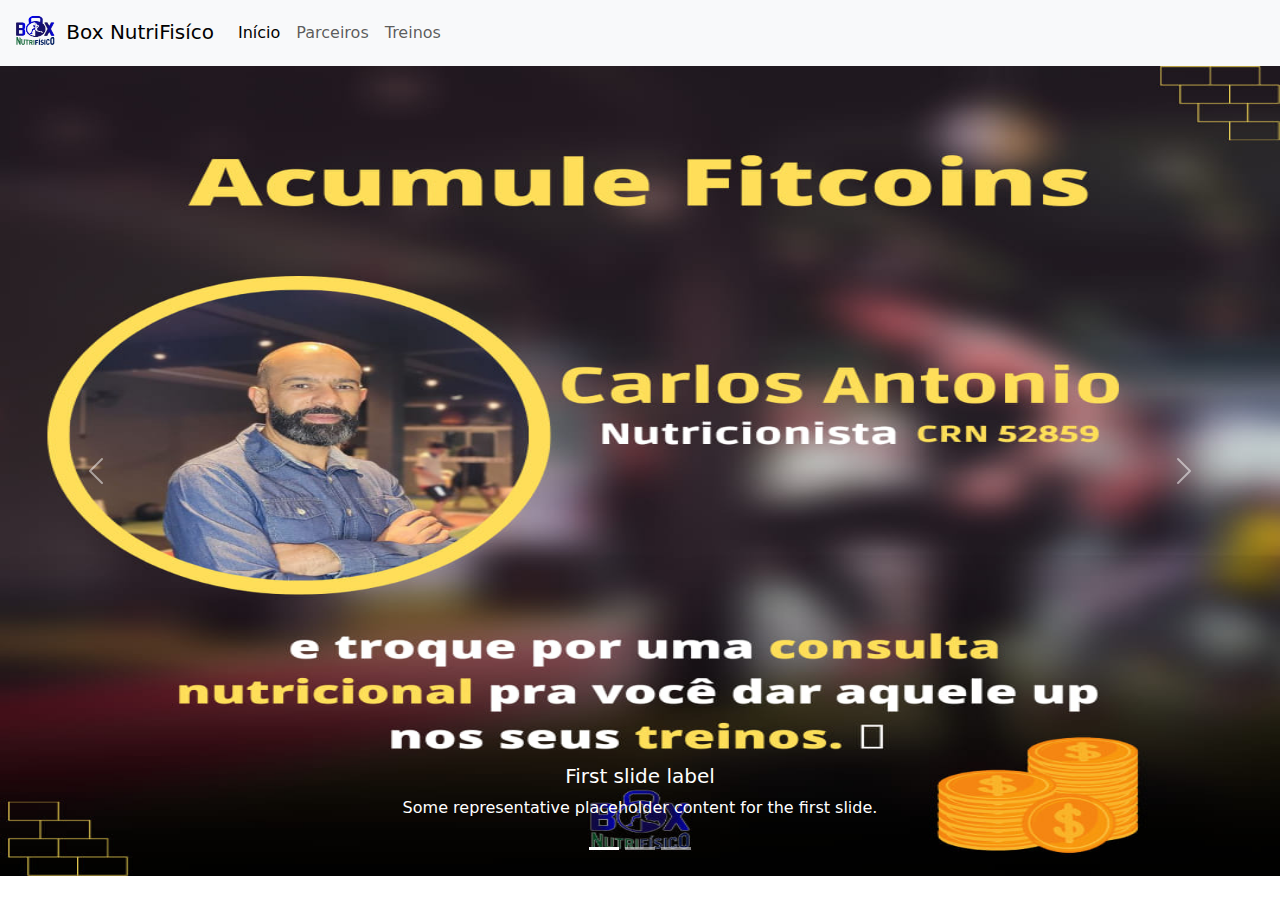
<file: index.html>
<!DOCTYPE html>
<html lang="pt">
  <head>
    <meta charset="UTF-8" />
    <meta http-equiv="X-UA-Compatible" content="IE=edge" />
    <meta name="viewport" content="width=device-width, initial-scale=1.0" />
    <!-- BOOTSTRAP 5 -->
    <!-- icons -->
    <link
      rel="stylesheet"
      href="https://cdn.jsdelivr.net/npm/bootstrap-icons@1.10.3/font/bootstrap-icons.css"
    />
    <!-- css -->
    <link rel="stylesheet" href="bootstrap5/css/bootstrap.min.css" />
    <!-- js -->
    <script src="bootstrap5/js/bootstrap.min.js" defer></script>
    <!-- BOOTSTRAP 5 -->
    <script src="/js/scriptRodaTreino.js" defer></script>
    <link rel="stylesheet" href="css/styles.css" />
    <link rel="stylesheet" href="css/menu-lateral.css" />
    <link rel="icon" href="assets/imagens/favicon/favicon.png" type="image/x-icon" />

    <!-- ❌ fazer favivon -->
    <title>Box NutriFisíco</title>
  </head>
  <body>
    <!-- HEADER -->
    <header id="header" class="row">
      <nav class="navbar navbar-expand-lg bg-body-tertiary">
        <div class="container-fluid">
          <a class="navbar-brand" href="#">
            <img
            src="assets/imagens/logo-bar-menu.png"
              alt="Logo"
              width="50"
              height="40"
              class="d-inline-block align-text-center"
            />
            Box NutriFisíco
          </a>
          <button class="navbar-toggler" type="button" data-bs-toggle="collapse" data-bs-target="#navbarSupportedContent" aria-controls="navbarSupportedContent" aria-expanded="false" aria-label="Toggle navigation">
            <span class="navbar-toggler-icon"></span>
          </button>
          <div class="collapse navbar-collapse" id="navbarSupportedContent">
            <ul class="navbar-nav me-auto mb-2 mb-lg-0">
              <li class="nav-item">
                <a class="nav-link active" aria-current="page" href="/boxnutrifisico/index.html">Início</a>
              </li>       
              <li class="nav-item">
                <a class="nav-link" href="/boxnutrifisico/parceiros.html">Parceiros</a>
              </li>
              <li class="nav-item">
                <a class="nav-link" href="/boxnutrifisico/treinos.html">Treinos</a>
              </li>
            </ul>
        </div>
      </nav>
    </header>
    <!-- HEADER -->
    <!-- CAROUSEL -->
    <div id="carouselExampleAutoplaying" class="carousel slide carrossel" data-bs-ride="carousel" data-bs-interval="1000">
      <div class="carousel-indicators">
        <button type="button" data-bs-target="#carouselExampleCaptions" data-bs-slide-to="0" class="active" aria-current="true" aria-label="Slide 1"></button>
        <button type="button" data-bs-target="#carouselExampleCaptions" data-bs-slide-to="1" aria-label="Slide 2"></button>
        <button type="button" data-bs-target="#carouselExampleCaptions" data-bs-slide-to="2" aria-label="Slide 3"></button>
      </div>
      <div class="carousel-inner carrousel">
        <div class="carousel-item active">
          <img src="/assets/img/carlosBox.jpg" class="d-block imgs" alt="...">
          <div class="carousel-caption d-none d-md-block">
            <h5>First slide label</h5>
            <p>Some representative placeholder content for the first slide.</p>
          </div>
        </div>
        <div class="carousel-item">
          <img src="assets/img/marcoBox.jpg" class="d-block imgs" alt="...">
          <div class="carousel-caption d-none d-md-block">
            <h5>Second slide label</h5>
            <p>Some representative placeholder content for the second slide.</p>
          </div>
        </div>
        <div class="carousel-item">
          <img src="/assets/img/osdoisBox.jpg" class="d-block imgs" alt="...">
          <div class="carousel-caption d-none d-md-block">
            <h5>Third slide label</h5>
            <p>Some representative placeholder content for the third slide.</p>
          </div>
        </div>
      </div>
      <button class="carousel-control-prev" type="button" data-bs-target="#carouselExampleCaptions" data-bs-slide="prev">
        <span class="carousel-control-prev-icon" aria-hidden="true"></span>
        <span class="visually-hidden">Previous</span>
      </button>
      <button class="carousel-control-next" type="button" data-bs-target="#carouselExampleCaptions" data-bs-slide="next">
        <span class="carousel-control-next-icon" aria-hidden="true"></span>
        <span class="visually-hidden">Next</span>
      </button>
    </div>
    <!-- CAROUSEL -->
    <!-- FOOTER -->
    <!-- FOOTER -->
  </body>
</html>
</file>
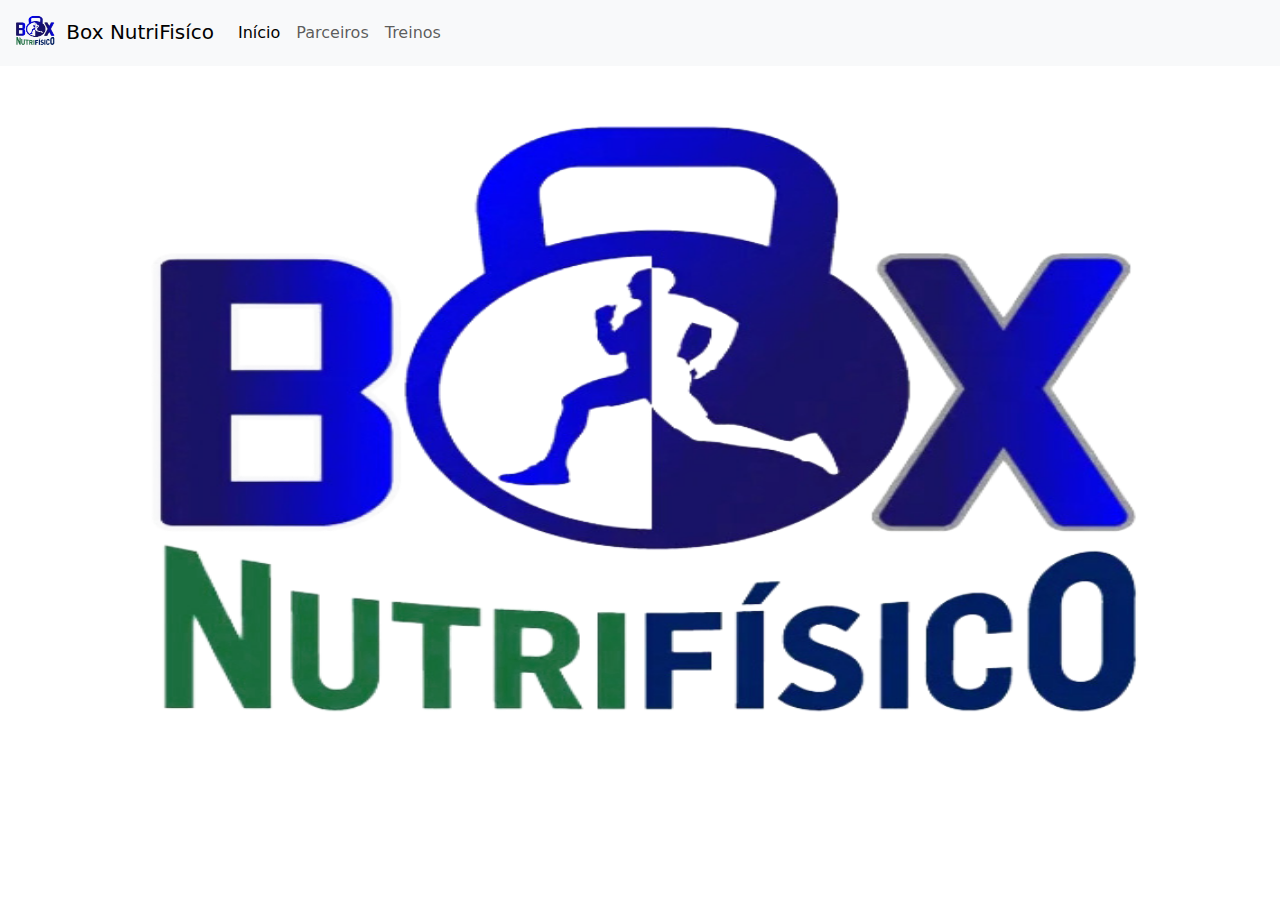
<file: parceiros.html>
<!DOCTYPE html>
<html lang="pt">
  <head>
    <meta charset="UTF-8" />
    <meta http-equiv="X-UA-Compatible" content="IE=edge" />
    <meta name="viewport" content="width=device-width, initial-scale=1.0" />
    <!-- BOOTSTRAP 5 -->
    <!-- icons -->
    <link
      rel="stylesheet"
      href="https://cdn.jsdelivr.net/npm/bootstrap-icons@1.10.3/font/bootstrap-icons.css"
    />
    <!-- css -->
    <link rel="stylesheet" href="bootstrap5/css/bootstrap.min.css" />
    <!-- js -->
    <script src="bootstrap5/js/bootstrap.min.js" defer></script>
    <!-- BOOTSTRAP 5 -->
    <script src="/js/scriptRodaTreino.js" defer></script>
    <link rel="stylesheet" href="css/styles.css" />
    <link rel="icon" href="assets/imagens/favicon/favicon.png" type="image/x-icon" />
    <!-- ❌ fazer favivon -->
    <title>Box NutriFisíco</title>
  </head>
  <body>
    <!-- HEADER -->
    <header id="header" class="row">
      <nav class="navbar navbar-expand-lg bg-body-tertiary">
        <div class="container-fluid">
          <a class="navbar-brand" href="#">
            <img
            src="assets/imagens/logo-bar-menu.png"
              alt="Logo"
              width="50"
              height="40"
              class="d-inline-block align-text-center"
            />
            Box NutriFisíco
          </a>
          <button class="navbar-toggler" type="button" data-bs-toggle="collapse" data-bs-target="#navbarSupportedContent" aria-controls="navbarSupportedContent" aria-expanded="false" aria-label="Toggle navigation">
            <span class="navbar-toggler-icon"></span>
          </button>
          <div class="collapse navbar-collapse" id="navbarSupportedContent">
            <ul class="navbar-nav me-auto mb-2 mb-lg-0">
              <li class="nav-item">
                <a class="nav-link active" aria-current="page" href="/boxnutrifisico/index.html">Início</a>
              </li>       
              <li class="nav-item">
                <a class="nav-link" href="/boxnutrifisico/parceiros.html">Parceiros</a>
              </li>
              <li class="nav-item">
                <a class="nav-link" href="/boxnutrifisico/treinos.html">Treinos</a>
              </li>
            </ul>
        </div>
      </nav>
    </header>
    <!-- HEADER -->
    <!-- CAROUSEL -->
    <div id="carouselExampleAutoplaying" class="carousel slide" data-bs-ride="carousel" data-bs-interval="1000">
      <div class="carousel-indicators">
        <button type="button" data-bs-target="#carouselExampleCaptions" data-bs-slide-to="0" class="active" aria-current="true" aria-label="Slide 1"></button>
        <button type="button" data-bs-target="#carouselExampleCaptions" data-bs-slide-to="1" aria-label="Slide 2"></button>
        <button type="button" data-bs-target="#carouselExampleCaptions" data-bs-slide-to="2" aria-label="Slide 3"></button>
      </div>
      <div class="carousel-inner">
        <div class="carousel-item active">
          <img src="assets/imagens/logo-bar-menu.png" class="d-block imgs" alt="...">
          <div class="carousel-caption d-none d-md-block">
            <h5>First slide label</h5>
            <p>Some representative placeholder content for the first slide.</p>
          </div>
        </div>
        <div class="carousel-item">
          <img src="assets/img/corridaBox.jpg" class="d-block imgs" alt="...">
          <div class="carousel-caption d-none d-md-block">
            <h5>Second slide label</h5>
            <p>Some representative placeholder content for the second slide.</p>
          </div>
        </div>
        <div class="carousel-item">
          <img src="/assets/img/imagem01Box.jpg" class="d-block imgs" alt="...">
          <div class="carousel-caption d-none d-md-block">
            <h5>Third slide label</h5>
            <p>Some representative placeholder content for the third slide.</p>
          </div>
        </div>
      </div>
      <button class="carousel-control-prev" type="button" data-bs-target="#carouselExampleCaptions" data-bs-slide="prev">
        <span class="carousel-control-prev-icon" aria-hidden="true"></span>
        <span class="visually-hidden">Previous</span>
      </button>
      <button class="carousel-control-next" type="button" data-bs-target="#carouselExampleCaptions" data-bs-slide="next">
        <span class="carousel-control-next-icon" aria-hidden="true"></span>
        <span class="visually-hidden">Next</span>
      </button>
    </div>
    <!-- CAROUSEL -->
    <!-- FOOTER -->
    <!-- FOOTER -->
  </body>
</html>
</file>
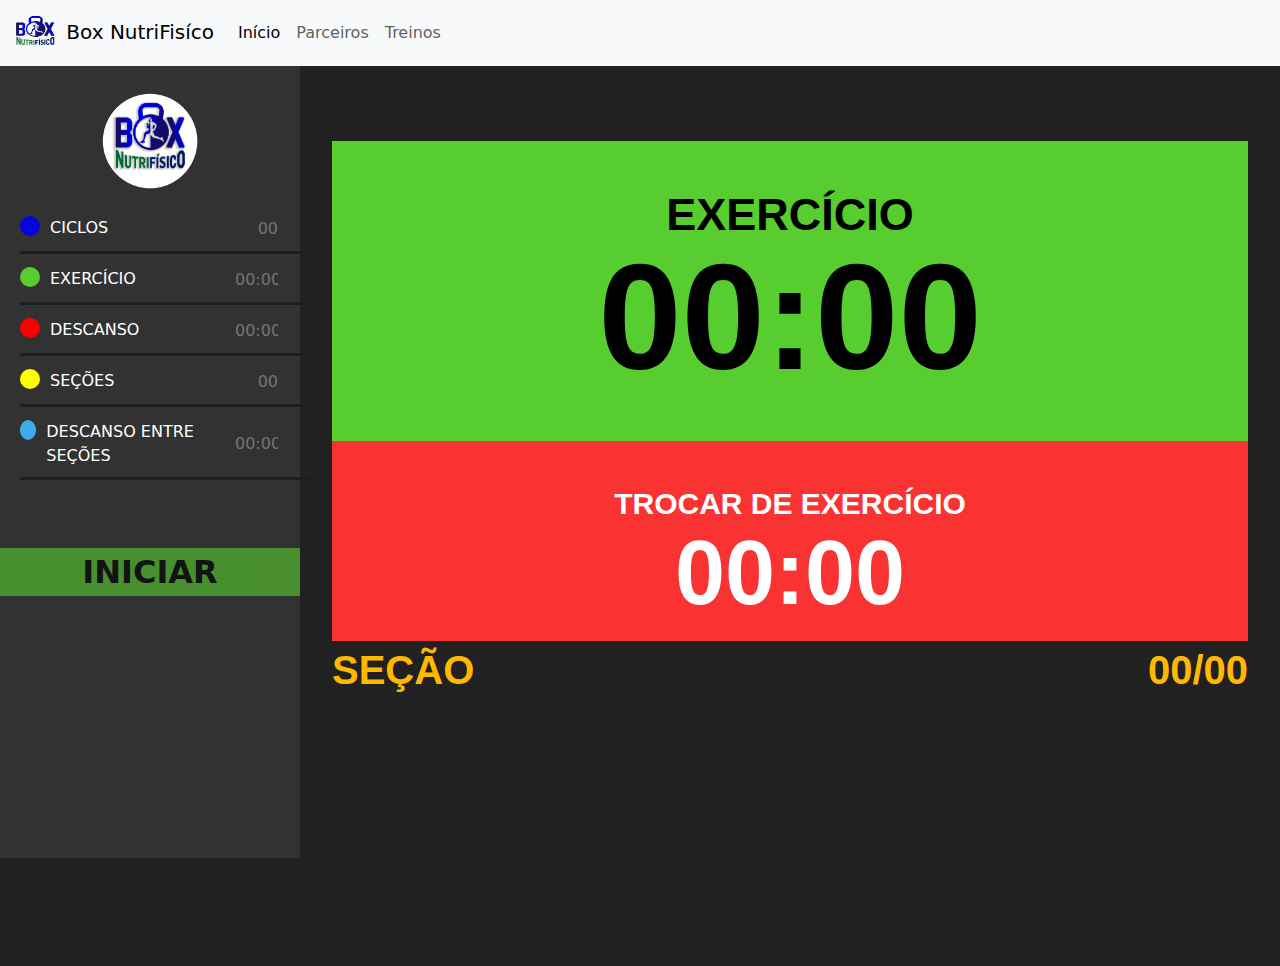
<file: treinos.html>
<!DOCTYPE html>
<html lang="pt">

<head>
  <meta charset="UTF-8" />
  <meta http-equiv="X-UA-Compatible" content="IE=edge" />
  <meta name="viewport" content="width=device-width, initial-scale=1.0" />
  <!-- BOOTSTRAP 5 -->
  <!-- icons -->
  <link rel="stylesheet" href="https://cdn.jsdelivr.net/npm/bootstrap-icons@1.10.3/font/bootstrap-icons.css" />
  <!-- pooper js -->
  <script src="https://cdn.jsdelivr.net/npm/@popperjs/core@2.11.6/dist/umd/popper.min.js"
    integrity="sha384-oBqDVmMz9ATKxIep9tiCxS/Z9fNfEXiDAYTujMAeBAsjFuCZSmKbSSUnQlmh/jp3"
    crossorigin="anonymous"></script>
  <!-- css -->
  <link rel="stylesheet" href="bootstrap5/css/bootstrap.min.css" />
  <!-- js -->
  <script src="bootstrap5/js/bootstrap.min.js" defer></script>
  <!-- BOOTSTRAP 5 -->
  <link rel="stylesheet" href="css/styles.css" />
  <link rel="stylesheet" href="css/menu-lateral.css" />
  <link rel="stylesheet" href="css/treino.css" />
  <link rel="icon" href="assets/imagens/favicon/favicon.png" type="image/x-icon" />
  <title>Box NutriFisíco</title>
</head>

<body>
  <!-- HEADER -->
  <header id="header" class="row">
    <nav class="navbar navbar-expand-lg bg-body-tertiary">
      <div class="container-fluid">
        <a class="navbar-brand" href="#">
          <img src="assets/imagens/logo-bar-menu.png" alt="Logo" width="50" height="40"
            class="d-inline-block align-text-center" />
          Box NutriFisíco
        </a>
        <button class="navbar-toggler" type="button" data-bs-toggle="collapse" data-bs-target="#navbarSupportedContent"
          aria-controls="navbarSupportedContent" aria-expanded="false" aria-label="Toggle navigation">
          <span class="navbar-toggler-icon"></span>
        </button>
        <div class="collapse navbar-collapse" id="navbarSupportedContent">
          <ul class="navbar-nav me-auto mb-2 mb-lg-0">
            <li class="nav-item">
              <a class="nav-link active" aria-current="page" href="/boxnutrifisico/index.html">Início</a>
            </li>
            <li class="nav-item">
              <a class="nav-link" href="/boxnutrifisico/parceiros.html">Parceiros</a>
            </li>
            <li class="nav-item">
              <a class="nav-link" href="/boxnutrifisico/treinos.html">Treinos</a>
            </li>
          </ul>
        </div>
    </nav>
  </header>
  <style>
    .carrousel {
      padding-top: 73px;
      width: 526px;
    }
  </style>
  <div class="container-fluid c-container">
    <div class="row c-row-config">
      <!-- Menu lateral -->
      <div class="col-12 col-sm-2 col-md-2 col-lx-12 config">
        <div class="logo"><img src="assets/imagens/logo-redondo-menu-tempo.png"></div>
        <div class="c-container-list">
          <div class="list">
            <div class="bolinhaETitulo">
              <div class="bolinha blue"></div>
              CICLOS
            </div>
            <div class="selects">
              <input style="text-align: end;" type="text" id="quantity-exercise" class="quantityInput input"
                pattern="\d{2}" maxlength="2" placeholder="00">

              <!-- <select class="form-select" id="quantity-exercise" aria-label="Minutos">
              </select> -->
            </div>
          </div>
          <div class="list">
            <div class="bolinhaETitulo">
              <div class="bolinha green"></div>
              EXERCÍCIO
            </div>
            <div class="selects">
              <!--               <input type="text" class="numberInput inputMinute" maxlength="2">
              <input type="text" class="numberInput inputSecond" maxlength="2"> -->
              <input type="text" id="exerciseTime" class="timeInput input" pattern="\d{4}" maxlength="4"
                placeholder="00:00">
              <!--               <select style="text-align: end;" class="form-select minutesSelect" id="exercise-minutes-select"
                aria-label="Minutos">
              </select>:
              <select class="form-select secondsSelect" id="exercise-seconds-select" aria-label="Segundos">    </select> -->
            </div>
          </div>
          <div class="list">
            <div class="bolinhaETitulo">
              <div class="bolinha red"></div>DESCANSO
            </div>
            <div class="selects">
              <input type="text" id="restTime" class="timeInput input" pattern="\d{4}" maxlength="4"
                placeholder="00:00">

              <!--               <select class="form-select minutesSelect" id="rest-minutes-select" aria-label="Minutos">
              </select>:
              <select class="form-select secondsSelect" id="rest-seconds-select" aria-label="Segundos">
              </select> -->
            </div>
          </div>
          <div class="list">
            <div class="bolinhaETitulo">
              <div class="bolinha yellow"></div>SEÇÕES
            </div>
            <input style="text-align: end;" type="text" id="quantity-sections" class="quantityInput input"
              pattern="\d{2}" maxlength="2" placeholder="00">

            <!--  <select style="text-align: end;" class="form-select" id="quantity-sections" aria-label="Minutos">
            </select> -->
          </div>
          <div class="list">
            <div class="bolinhaETitulo">
              <div class="bolinha blue-2"></div>DESCANSO ENTRE SEÇÕES
            </div>
            <div class="selects">
              <input type="text" id="tempo-entre-secoes" class="timeInput input" pattern="\d{4}" maxlength="4"
                placeholder="00:00">
            </div>
          </div>
        </div>
        <div class="botao-iniciar" id="botao" onclick="toggleAcao()" disabled>INICIAR</div>
      </div>
      <!-- Cronômetro -->
      <div class="col treinamento">
        <div class="painel-tempo">
          <div class="principal">
            <div class="nome-principal">EXERCÍCIO</div>
            <div class="tempo-principal valor-tempo">00:00</div>
          </div>
          <div class="secundario">
            <div class="nome-secundario">TROCAR DE EXERCÍCIO</div>
            <div class="tempo-secundario valor-tempo">00:00</div>
          </div>
          <div class="entre-secoes hidden">
            <div class="nome-entre-secoes">DESCANSO ENTRE SEÇÕES</div>
            <div class="tempo-entre-secoes valor-tempo">00:00</div>
          </div>
          <div class="secoes">
            <div class="secoes-titulo">SEÇÃO</div>
            <div class="secoes-valor">00/00</div>
          </div>
        </div>
      </div>
      <!-- Carrousel -->
      <!--     <div class="col-12 col-sm-4 col-md-4 col-lx-4 carrousel">
        <div id="carouselExampleControls" class="carousel slide" data-bs-ride="carousel">
          <div class="carousel-inner">
            <div class="carousel-item active">
              <img src="assets/imagens/carrousel/logoBox.jpg" class="d-block w-100">
            </div>
            <div class="carousel-item">
              <img src="assets/imagens/carrousel/corridaBox.jpg" class="d-block w-100">
            </div>
            <div class="carousel-item">
              <img src="assets/imagens/carrousel/imagem01Box.jpg" class="d-block w-100">
            </div>
          </div>
          <button class="carousel-control-prev" type="button" data-bs-target="#carouselExampleControls"
            data-bs-slide="prev">
            <span class="carousel-control-prev-icon" aria-hidden="true"></span>
            <span class="visually-hidden">Previous</span>
          </button>
          <button class="carousel-control-next" type="button" data-bs-target="#carouselExampleControls"
            data-bs-slide="next">
            <span class="carousel-control-next-icon" aria-hidden="true"></span>
            <span class="visually-hidden">Next</span>
          </button>
        </div>
      </div> -->
    </div>
  </div>
</body>

<script src="js/globais.js"></script>
<script src="js/input.js"></script>
<script src="js/treino.js"></script>

</html>
</file>
<file: css/styles.css>
.c-container {
  background-color: #212121 !important;
  display: flex;
  width: 100%;
  flex-direction: column;
  height: 100vh;
}

.testecontainer {
  padding: 10px;
  border: 1px solid #9e9e9e3d;
}

.testerow {

  margin: 10px;
}

.col-configuracoes {

  color: white;
  padding: 10px;
}

.rodar-treino {
  border-radius: unset;
}

.texto-configuracao {
  font-size: 30px;
}

.imgs {
  width: 100%;
  max-height: 90vh;
  border-style: none;
}

.button-padding {
  margin-left: 20px;
}

.header {
  margin-top: 30px;
}
.header h1 {
  color: white;
}
.btn-group {
  margin: 5px
}

.dropdown {
  position: relative;
  left: 50px;
  top: 50px;
}

.dropdown-item {
  display: flex;
  align-items: center;
  justify-content: space-around;
}

.dropdown-menu li {
  display: flex;
  align-items: center;
  justify-content: space-between;
  margin: 0 10px;
}

.dropdown-menu li span {
  display: flex;
  align-items: center;
  justify-content: space-around;
}

.listaExercicios:not(:empty) li {
  padding: 10px;
  border-left: 1px solid #9E9E9E;
}
.navbar-brand {
  margin-left: 10px;
}
</file>
<file: css/menu-lateral.css>
.c-row-config {
  height: 88vh;
}

.logo {
  display: flex;
  justify-content: center;
  margin: 25px 0px;
}

.logo img {
  width: 100px;
  height: 100px;

}

.config {
  background: #323232;
  color: white;
  padding-left: 0px;
  padding-right: 0px;
  min-width: 300px;
}

.c-container-list {
  display: flex;
  flex-direction: column;
  gap: 25px;
  margin-bottom: 80px;
  padding: 0px 5px;
}

.list {
  position: relative;
  display: flex;
  gap: 10px;
  width: 100%;
  padding: 0px 15px;
  justify-content: space-between;
}

.bolinhaETitulo {
  display: flex;
  gap: 10px;
}

.list::before {
  content: '';
  position: absolute;
  bottom: -12px;
  width: 100%;
  height: 3px;
  background-color: #1E1E1E;
}

.bolinha {
  width: 20px;
  height: 20px;
  border-radius: 50%;
}

.blue {
  background: #0407db;
}

.green {
  background: #58CD2F;
}

.red {
  background: red;
}

.yellow {
  background: yellow;
}

.blue-2 {
  background: #3eacea;
}

.botao-iniciar[disabled] {
  opacity: 0.6;
  cursor: not-allowed;
}

.botao-iniciar {
  display: flex;
  justify-content: center;
  font-weight: 700;
  cursor: pointer;
  font-size: 32px;
  color: black;
  background-color: #58CD2F;
}

.iniciar {
  background-color: #58CD2F;
}

.parar {
  background-color: #F93232;
  color: white;
}

.accordion-button {
  color: white;
  background-color: #323232;
  padding: 14px 0px;
}

.accordion-button:not(.collapsed) {
  color: white;
  background: #323232;
}

.accordion-item {
  border: unset;
}

.accordion-body {
  display: flex;
  background: #323232;
  padding: 5px 5px;
  justify-content: space-evenly;
}

.form-select {
  color: white;
  background: #323232;
  border: unset;
  border-radius: 0px;
  text-align: center;
  padding: unset;
}

.accordion-button:focus {
  box-shadow: unset;
}

.form-select:focus {
  box-shadow: unset;
}

.accordion {
  --bs-accordion-border-color: unset
}

.selects {

  color: white;
  display: flex;
}
</file>
<file: css/treino.css>
@font-face {
  font-family: 'Fjalla One';
  src: url('assets/fonts/Fjalla_One/FjallaOne-Regular.ttf') format('ttf');
  /* Adicione outros formatos de fonte aqui, se necessário */

  font-family: 'Inter';
  src: url('assets/fonts/Inter_Bold/Inter-Bold.ttf') format('ttf');
}

.treinamento {
  color: white;
}

.painel-tempo {
  /*   width: 600px;
    margin: 75px 60px; */
  /*     width: 600px; */
  padding: 75px 20px;
}

.principal {
  height: 300px;
  padding: 40px 0px;
  display: flex;
  color: black;
  background: #58CD2F;
  flex-direction: column;
  align-items: center;
}

.nome-principal {
  font-weight: 700;
  font-size: 45px;
  font-family: 'Inter', sans-serif;
}

.tempo-principal {
  line-height: 136px;
  font-size: 150px;
}

.secundario {
  height: 200px;
  padding: 40px 0px;
  display: flex;
  color: white;
  flex-direction: column;
  align-items: center;
  background: #F93232;
}

.nome-secundario {
  font-weight: 700;
  font-size: 30px;
  font-family: 'Inter', sans-serif;
}

.tempo-secundario {
  line-height: 95px;
  font-size: 90px;
}

.valor-tempo {
  font-weight: 600;
  font-family: 'Fjalla One', sans-serif;
}

.secoes {
  display: flex;
  justify-content: space-between;
  color: #FFB800;
  font-weight: 700;
  font-size: 40px;
  line-height: 48.41px;
  font-family: 'Inter', sans-serif;
  margin: 5px 0px;
}

.numberInput {
  width: 30px;
}

.input {
  width: 47px;
  color: white;
  background: #323232;
  border: unset;
}

.entre-secoes {
  display: flex;
  height: 500px;
  padding: 40px 0px;
  color: black;
  background: #3eacea;
  flex-direction: column;
  align-items: center;
  justify-content: center;
}

.nome-entre-secoes {
  font-weight: 700;
  font-size: 45px;
  font-family: 'Inter', sans-serif;
}

.tempo-entre-secoes {
  line-height: 136px;
  font-size: 150px;
  font-family: 'Fjalla One', sans-serif;
}
.hidden {
  display: none;
}
</file>
